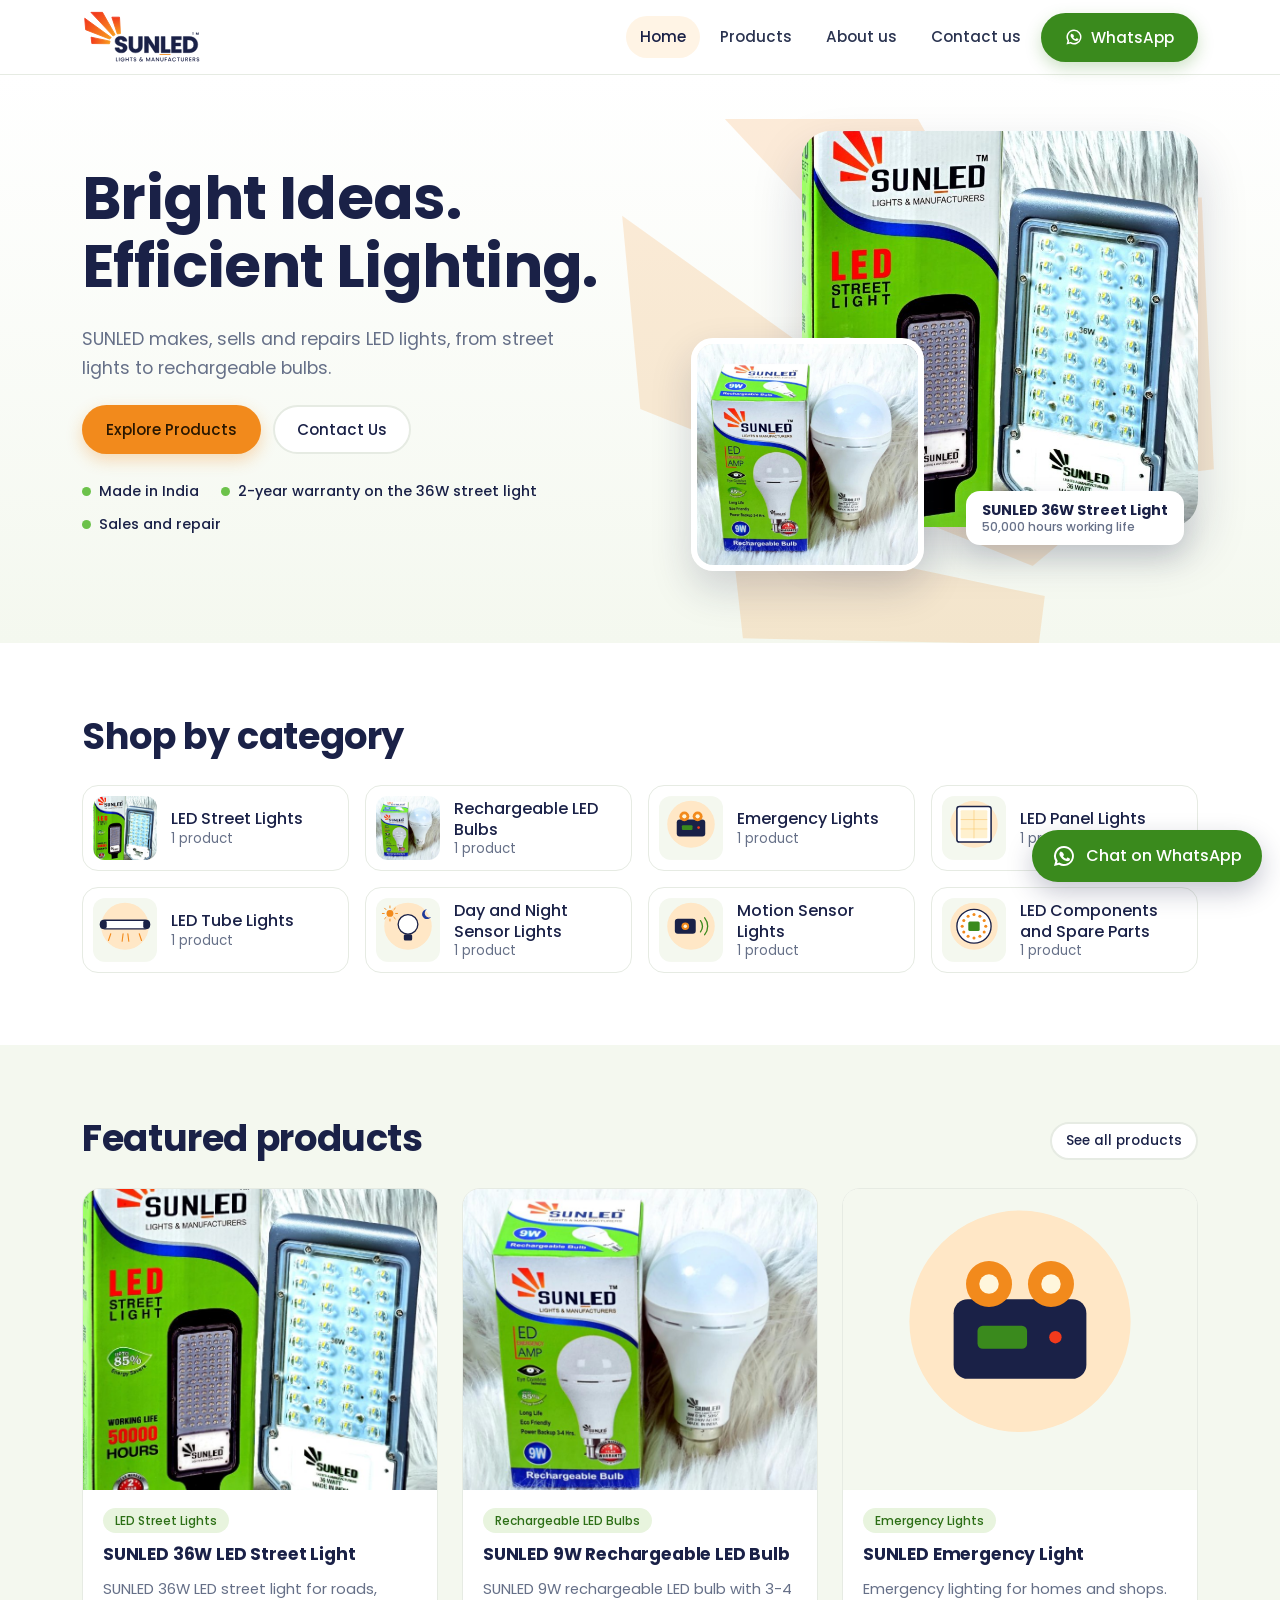
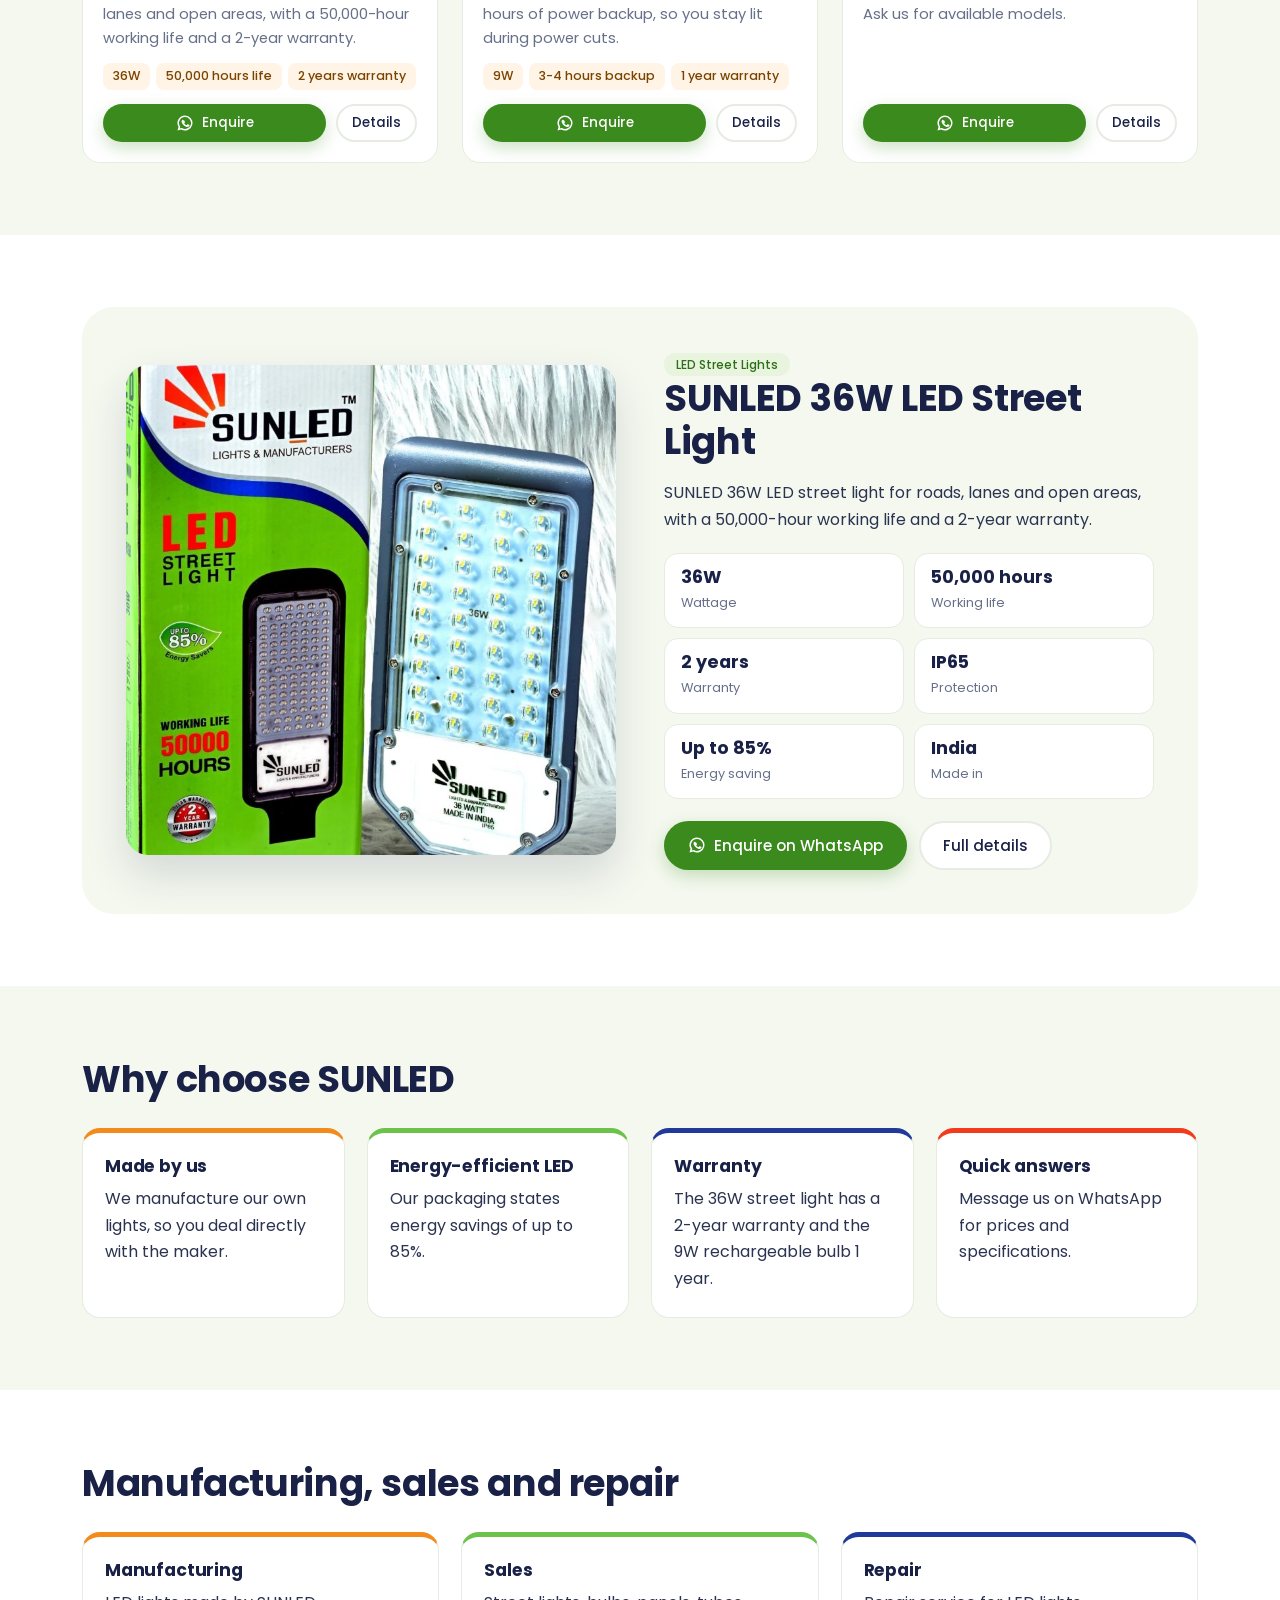
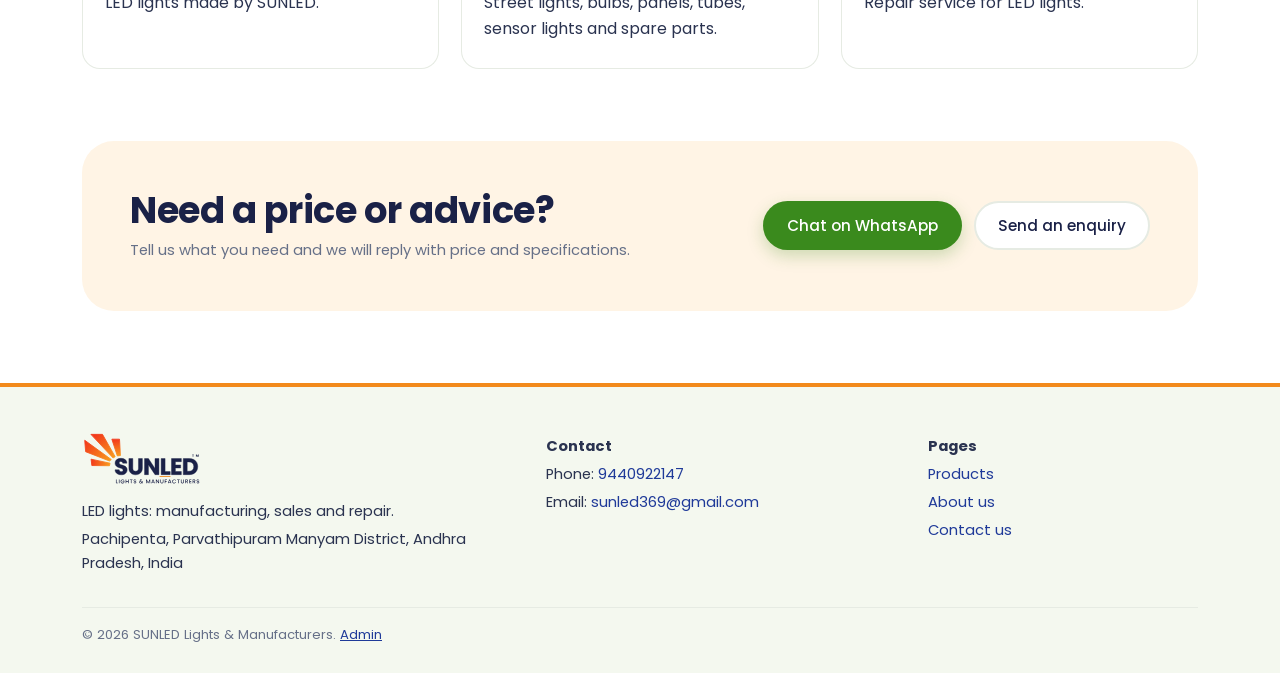
<file: index.html>
<!DOCTYPE html>
<html lang="en"><head><meta charset="utf-8"><meta name="viewport" content="width=device-width,initial-scale=1"><link rel="icon" href="assets/images/logo.svg"><link rel="stylesheet" href="css/style.css"><title>SUNLED Lights &amp; Manufacturers | LED lights, Pachipenta</title><meta name="description" content="SUNLED makes, sells and repairs LED lights: street lights, rechargeable bulbs, panels, tubes and sensor lights."></head>
<body>
<header id="site-header"></header>
<main>

<section class="hero"><div class="wrap"><div>
<h1>Bright Ideas. Efficient Lighting.</h1>
<p class="lead">SUNLED makes, sells and repairs LED lights, from street lights to rechargeable bulbs.</p>
<div class="row"><a class="btn btn-orange" href="products.html">Explore Products</a><a class="btn btn-line" href="contact.html">Contact Us</a></div>
<ul class="ticks"><li>Made in India</li><li>2-year warranty on the 36W street light</li><li>Sales and repair</li></ul></div>
<div class="hero-art"><svg class="rays" viewBox="58 38 106 94" aria-hidden="true"><g fill="#f28a1c"><polygon points="80,109 132,120 131,128 82,127"/><polygon points="62,57 136,110 130,115 65,89"/><polygon points="79,41 111,41 146,102 140,106"/><polygon points="137,54 158,54 160,99 152,100"/></g></svg>
<div class="glow"></div><img class="main" src="assets/images/street-light-36w.jpg" alt="SUNLED 36W LED Street Light with its box"><img class="side" src="assets/images/rechargeable-bulb-9w.jpg" alt="SUNLED 9W Rechargeable LED Bulb with its box">
<div class="badge">SUNLED 36W Street Light<small>50,000 hours working life</small></div></div></div></section>
<section class="section"><div class="wrap"><div class="head"><h2>Shop by category</h2></div><div id="tiles" class="tiles"></div></div></section>
<section class="section tint"><div class="wrap"><div class="head"><h2>Featured products</h2><a class="btn btn-line btn-sm" href="products.html">See all products</a></div><div id="featured" class="grid"></div></div></section>
<section class="section"><div class="wrap"><div id="spot" class="spot"></div></div></section>
<section class="section tint"><div class="wrap"><div class="head"><h2>Why choose SUNLED</h2></div><div class="cols">
<div class="col"><h3>Made by us</h3><p>We manufacture our own lights, so you deal directly with the maker.</p></div>
<div class="col"><h3>Energy-efficient LED</h3><p>Our packaging states energy savings of up to 85%.</p></div>
<div class="col"><h3>Warranty</h3><p>The 36W street light has a 2-year warranty and the 9W rechargeable bulb 1 year.</p></div>
<div class="col"><h3>Quick answers</h3><p>Message us on WhatsApp for prices and specifications.</p></div></div></div></section>
<section class="section"><div class="wrap"><div class="head"><h2>Manufacturing, sales and repair</h2></div><div class="cols">
<div class="col"><h3>Manufacturing</h3><p>LED lights made by SUNLED.</p></div>
<div class="col"><h3>Sales</h3><p>Street lights, bulbs, panels, tubes, sensor lights and spare parts.</p></div>
<div class="col"><h3>Repair</h3><p>Repair service for LED lights.</p></div></div></div></section>
<section class="section" style="padding-top:0"><div class="wrap"><div class="cta"><div><h2>Need a price or advice?</h2><p class="muted" style="margin:0">Tell us what you need and we will reply with price and specifications.</p></div>
<div class="row" style="margin:0"><a class="btn btn-wa" data-wa>Chat on WhatsApp</a><a class="btn btn-line" href="contact.html">Send an enquiry</a></div></div></div></section>
</main>
<footer id="site-footer"></footer>
<script src="js/products.js"></script><script src="js/storage.js"></script><script src="js/main.js"></script>
</body></html>
</file>
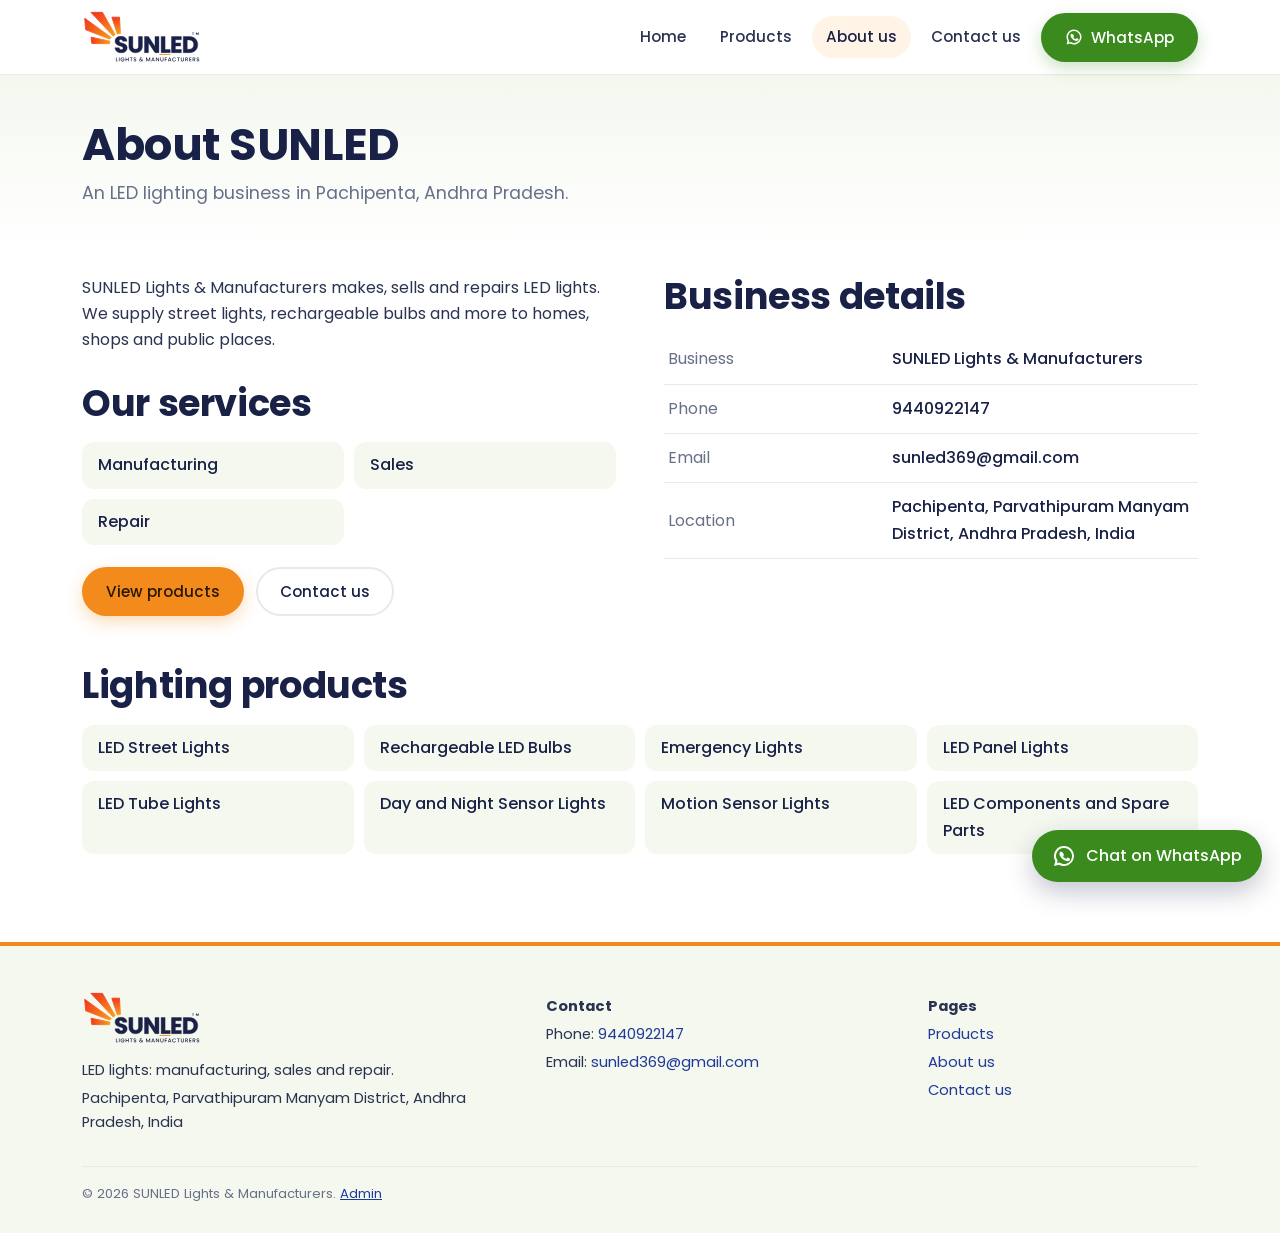
<file: about.html>
<!DOCTYPE html>
<html lang="en"><head><meta charset="utf-8"><meta name="viewport" content="width=device-width,initial-scale=1"><link rel="icon" href="assets/images/logo.svg"><link rel="stylesheet" href="css/style.css"><title>About Us | SUNLED</title><meta name="description" content="About SUNLED Lights & Manufacturers, an LED lighting business in Pachipenta, Andhra Pradesh."></head>
<body>
<header id="site-header"></header>
<main>

<section class="banner"><div class="wrap"><h1>About SUNLED</h1><p class="lead">An LED lighting business in Pachipenta, Andhra Pradesh.</p></div></section>
<section class="section" style="padding-top:24px"><div class="wrap two"><div>
<p>SUNLED Lights &amp; Manufacturers makes, sells and repairs LED lights. We supply street lights, rechargeable bulbs and more to homes, shops and public places.</p>
<h2 style="margin-top:28px">Our services</h2><ul class="list"><li>Manufacturing</li><li>Sales</li><li>Repair</li></ul>
<div class="row"><a class="btn btn-orange" href="products.html">View products</a><a class="btn btn-line" href="contact.html">Contact us</a></div></div>
<div><h2>Business details</h2><table class="specs"><tbody><tr><th>Business</th><td>SUNLED Lights &amp; Manufacturers</td></tr><tr><th>Phone</th><td>9440922147</td></tr><tr><th>Email</th><td>sunled369@gmail.com</td></tr><tr><th>Location</th><td>Pachipenta, Parvathipuram Manyam District, Andhra Pradesh, India</td></tr></tbody></table></div></div>
<div class="wrap" style="margin-top:48px"><h2>Lighting products</h2><ul class="list"><li>LED Street Lights</li><li>Rechargeable LED Bulbs</li><li>Emergency Lights</li><li>LED Panel Lights</li><li>LED Tube Lights</li><li>Day and Night Sensor Lights</li><li>Motion Sensor Lights</li><li>LED Components and Spare Parts</li></ul></div></section>
</main>
<footer id="site-footer"></footer>
<script src="js/products.js"></script><script src="js/storage.js"></script><script src="js/main.js"></script>
</body></html>
</file>
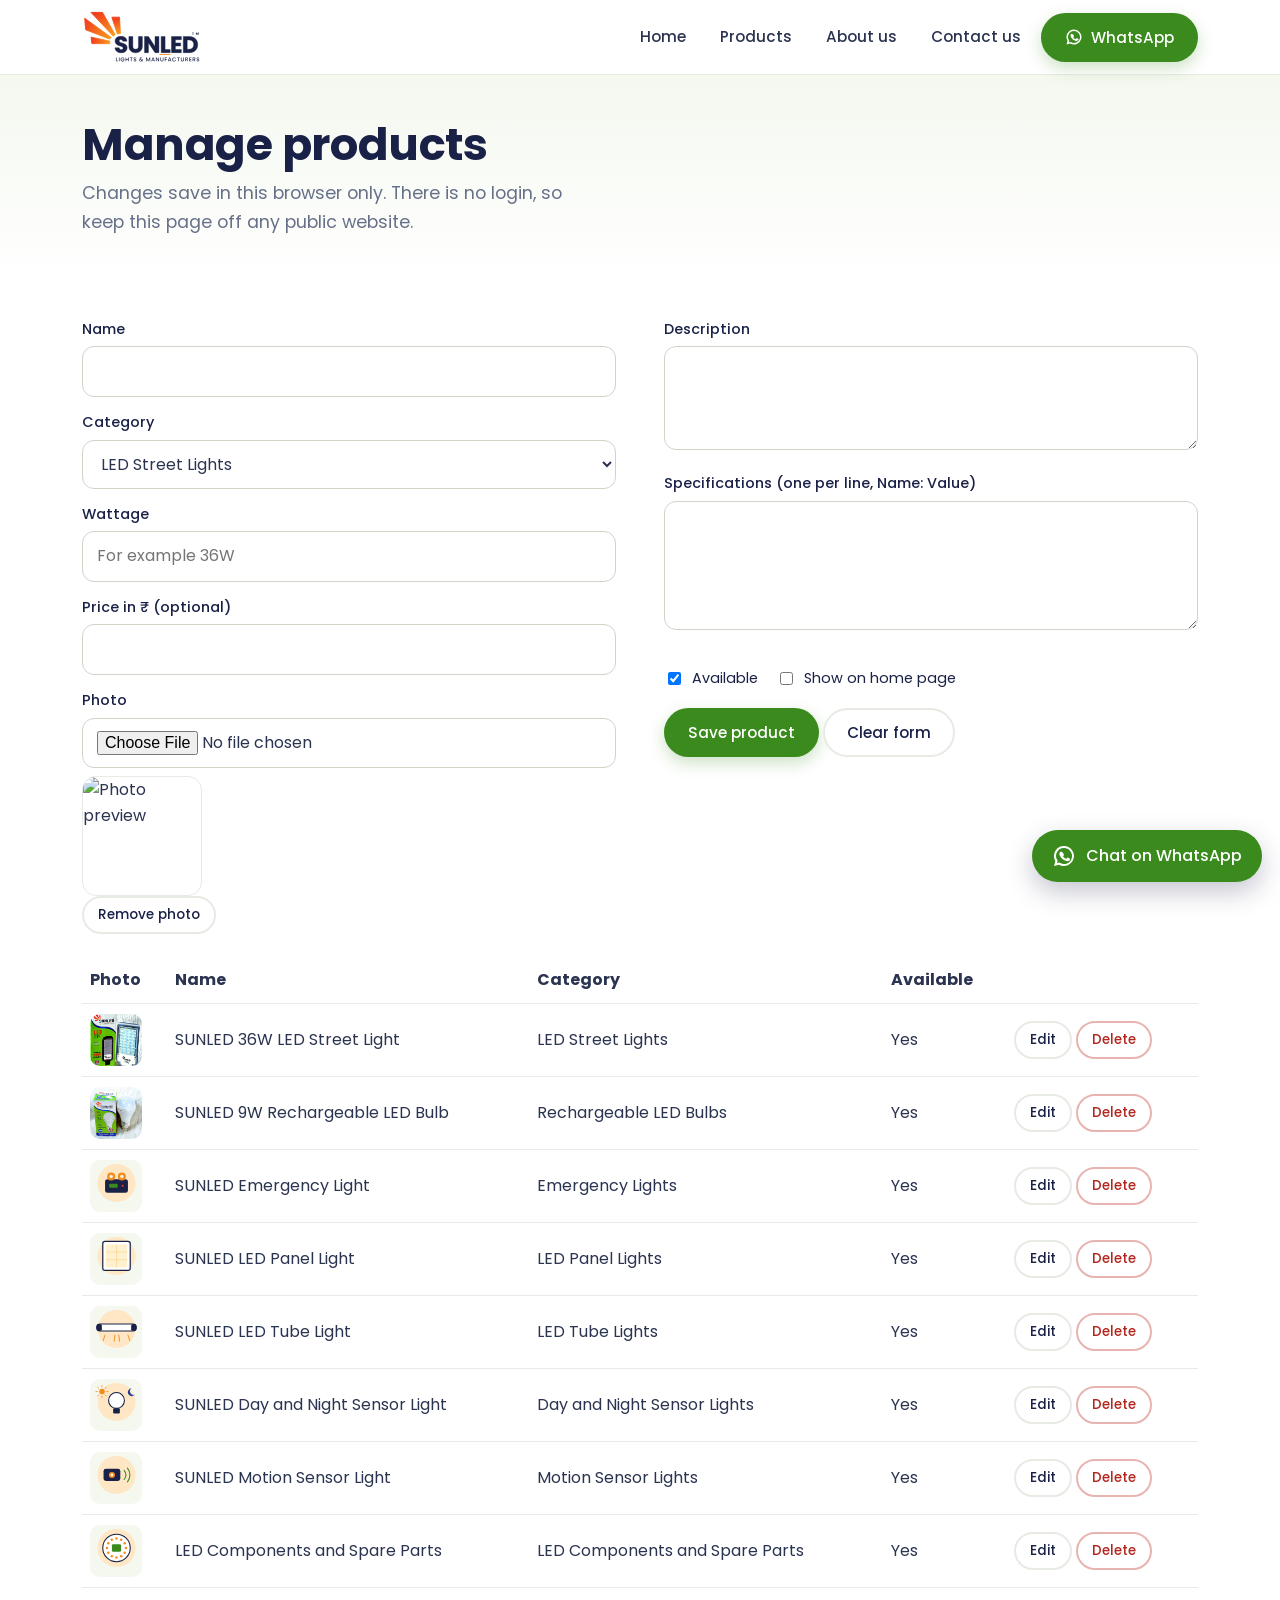
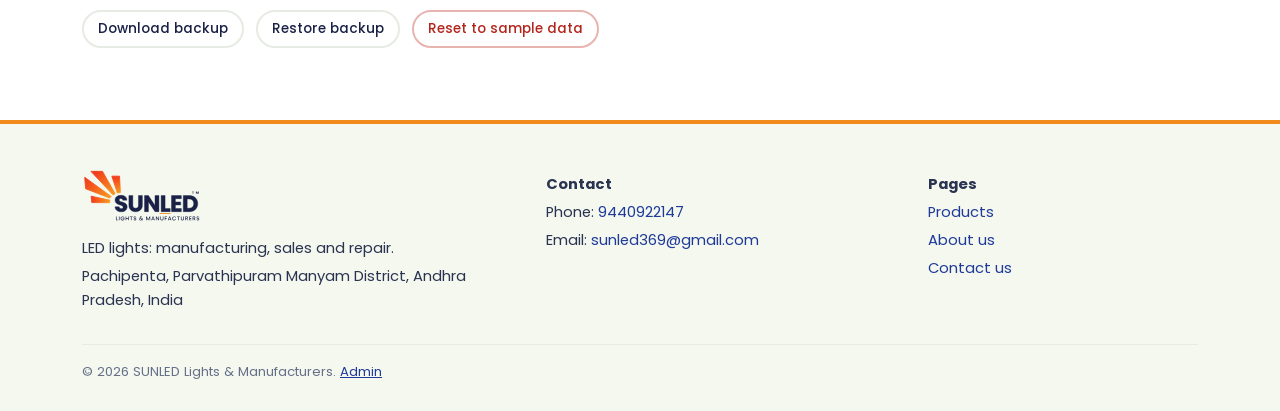
<file: admin.html>
<!DOCTYPE html>
<html lang="en"><head><meta charset="utf-8"><meta name="viewport" content="width=device-width,initial-scale=1"><link rel="icon" href="assets/images/logo.svg"><link rel="stylesheet" href="css/style.css"><title>Admin | SUNLED</title><meta name="description" content="SUNLED product admin."></head>
<body>
<header id="site-header"></header>
<main>

<section class="banner"><div class="wrap"><h1>Manage products</h1><p class="lead">Changes save in this browser only. There is no login, so keep this page off any public website.</p></div></section>
<section class="section" style="padding-top:24px"><div class="wrap"><form id="pform" class="two"><input type="hidden" name="id"><input type="hidden" name="image"><div>
<label>Name</label><input name="name"><label for="a-cat">Category</label><select name="category" id="a-cat"></select>
<label>Wattage</label><input name="wattage" placeholder="For example 36W"><label>Price in ₹ (optional)</label><input name="price" inputmode="decimal">
<label for="a-file">Photo</label><input id="a-file" type="file" accept="image/*"><img id="preview" class="preview" alt="Photo preview" hidden> <button class="btn btn-line btn-sm" type="button" id="clear-img">Remove photo</button></div><div>
<label>Description</label><textarea name="description" rows="3"></textarea><label>Specifications (one per line, Name: Value)</label><textarea name="specs" rows="4"></textarea>
<p style="margin-top:14px"><label class="inline"><input type="checkbox" name="available" checked>Available</label><label class="inline"><input type="checkbox" name="featured">Show on home page</label></p>
<button class="btn btn-wa" type="submit">Save product</button> <button class="btn btn-line" type="reset">Clear form</button></div></form>
<p id="msg" role="status" style="font-weight:500;color:var(--navy)"></p>
<div class="tablewrap"><table class="admin"><thead><tr><th>Photo</th><th>Name</th><th>Category</th><th>Available</th><th></th></tr></thead><tbody id="rows"></tbody></table></div>
<div class="row"><button class="btn btn-line btn-sm" id="export" type="button">Download backup</button><label class="btn btn-line btn-sm" style="margin:0">Restore backup<input id="import" type="file" accept="application/json" hidden></label><button class="btn btn-del btn-sm" id="reset" type="button">Reset to sample data</button></div></div></section>
</main>
<footer id="site-footer"></footer>
<script src="js/products.js"></script><script src="js/storage.js"></script><script src="js/main.js"></script><script src="js/admin.js"></script>
</body></html>
</file>
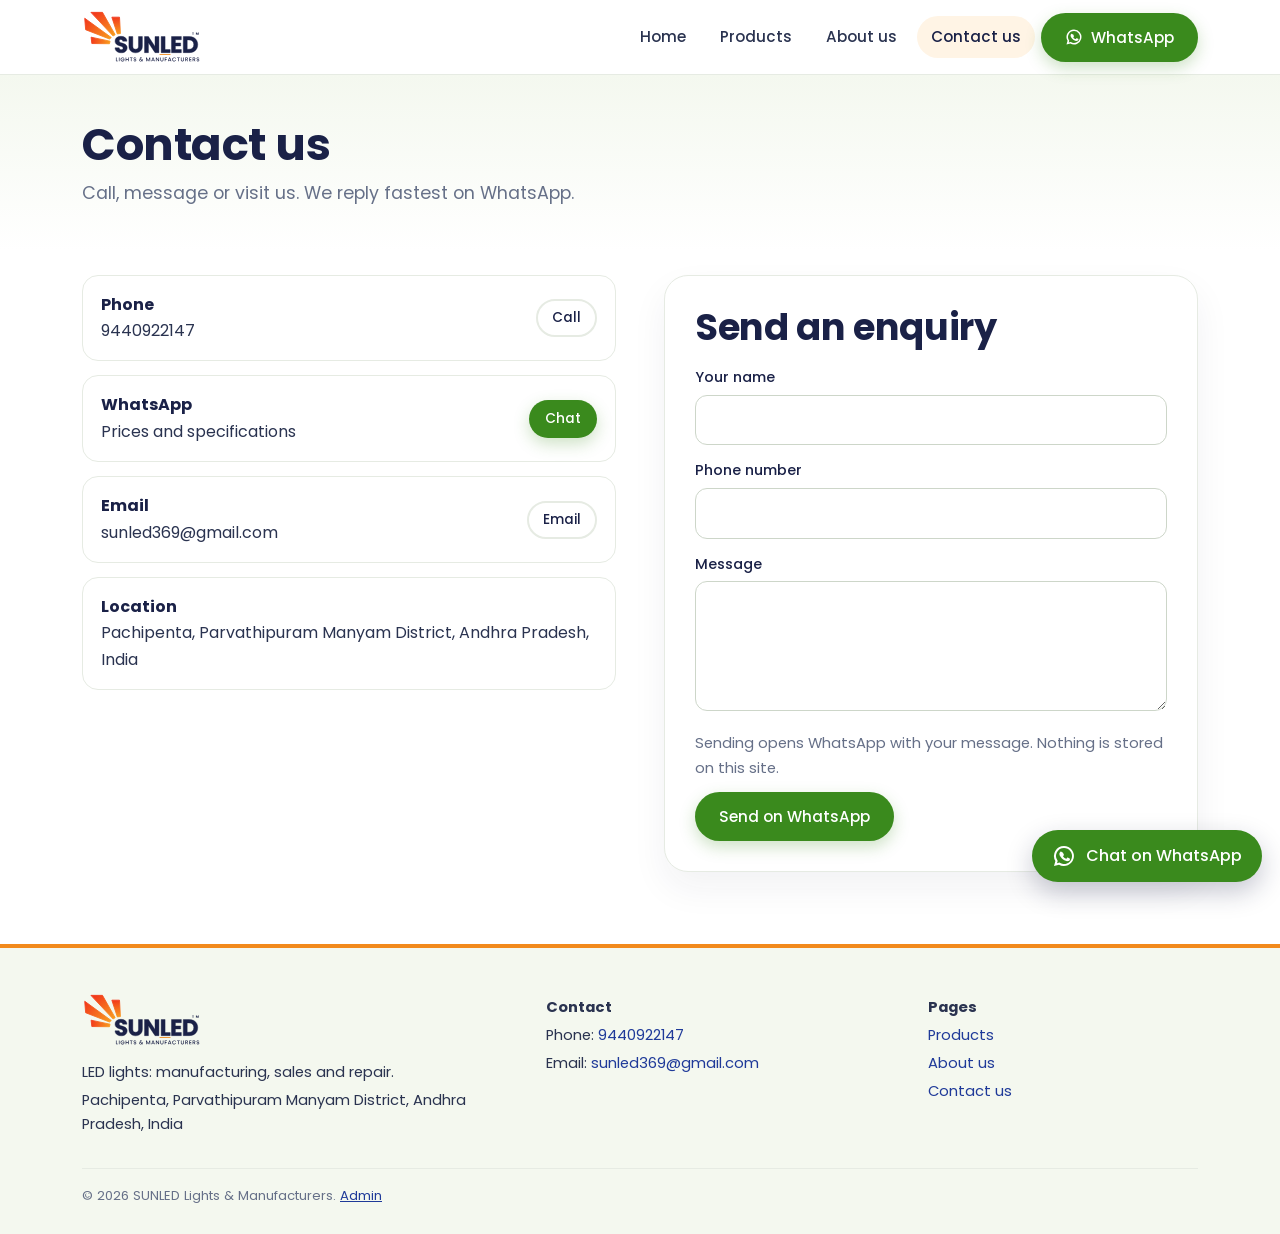
<file: contact.html>
<!DOCTYPE html>
<html lang="en"><head><meta charset="utf-8"><meta name="viewport" content="width=device-width,initial-scale=1"><link rel="icon" href="assets/images/logo.svg"><link rel="stylesheet" href="css/style.css"><title>Contact Us | SUNLED</title><meta name="description" content="Call, email or WhatsApp SUNLED Lights & Manufacturers in Pachipenta, Andhra Pradesh."></head>
<body>
<header id="site-header"></header>
<main>

<section class="banner"><div class="wrap"><h1>Contact us</h1><p class="lead">Call, message or visit us. We reply fastest on WhatsApp.</p></div></section>
<section class="section" style="padding-top:24px"><div class="wrap two"><div class="info">
<div class="box"><div><b>Phone</b>9440922147</div><a class="btn btn-line btn-sm" href="tel:9440922147">Call</a></div>
<div class="box"><div><b>WhatsApp</b>Prices and specifications</div><a class="btn btn-wa btn-sm" data-wa>Chat</a></div>
<div class="box"><div><b>Email</b>sunled369@gmail.com</div><a class="btn btn-line btn-sm" href="mailto:sunled369@gmail.com">Email</a></div>
<div class="box"><div><b>Location</b>Pachipenta, Parvathipuram Manyam District, Andhra Pradesh, India</div></div></div>
<form id="contact-form" class="form" novalidate><h2>Send an enquiry</h2>
<label for="n">Your name</label><input id="n" name="name" autocomplete="name"><p class="err" data-err="name" hidden>Enter your name.</p>
<label for="p">Phone number</label><input id="p" name="phone" inputmode="tel" autocomplete="tel"><p class="err" data-err="phone" hidden>Enter a valid 10-digit mobile number.</p>
<label for="m">Message</label><textarea id="m" name="message" rows="4"></textarea><p class="err" data-err="message" hidden>Tell us what you need (at least 5 characters).</p>
<p class="muted" style="margin-top:12px">Sending opens WhatsApp with your message. Nothing is stored on this site.</p><button class="btn btn-wa" type="submit">Send on WhatsApp</button>
<p id="sent" class="muted" role="status" hidden>WhatsApp opened in a new tab. Press send there to finish.</p></form></div></section>
</main>
<footer id="site-footer"></footer>
<script src="js/products.js"></script><script src="js/storage.js"></script><script src="js/main.js"></script>
</body></html>
</file>
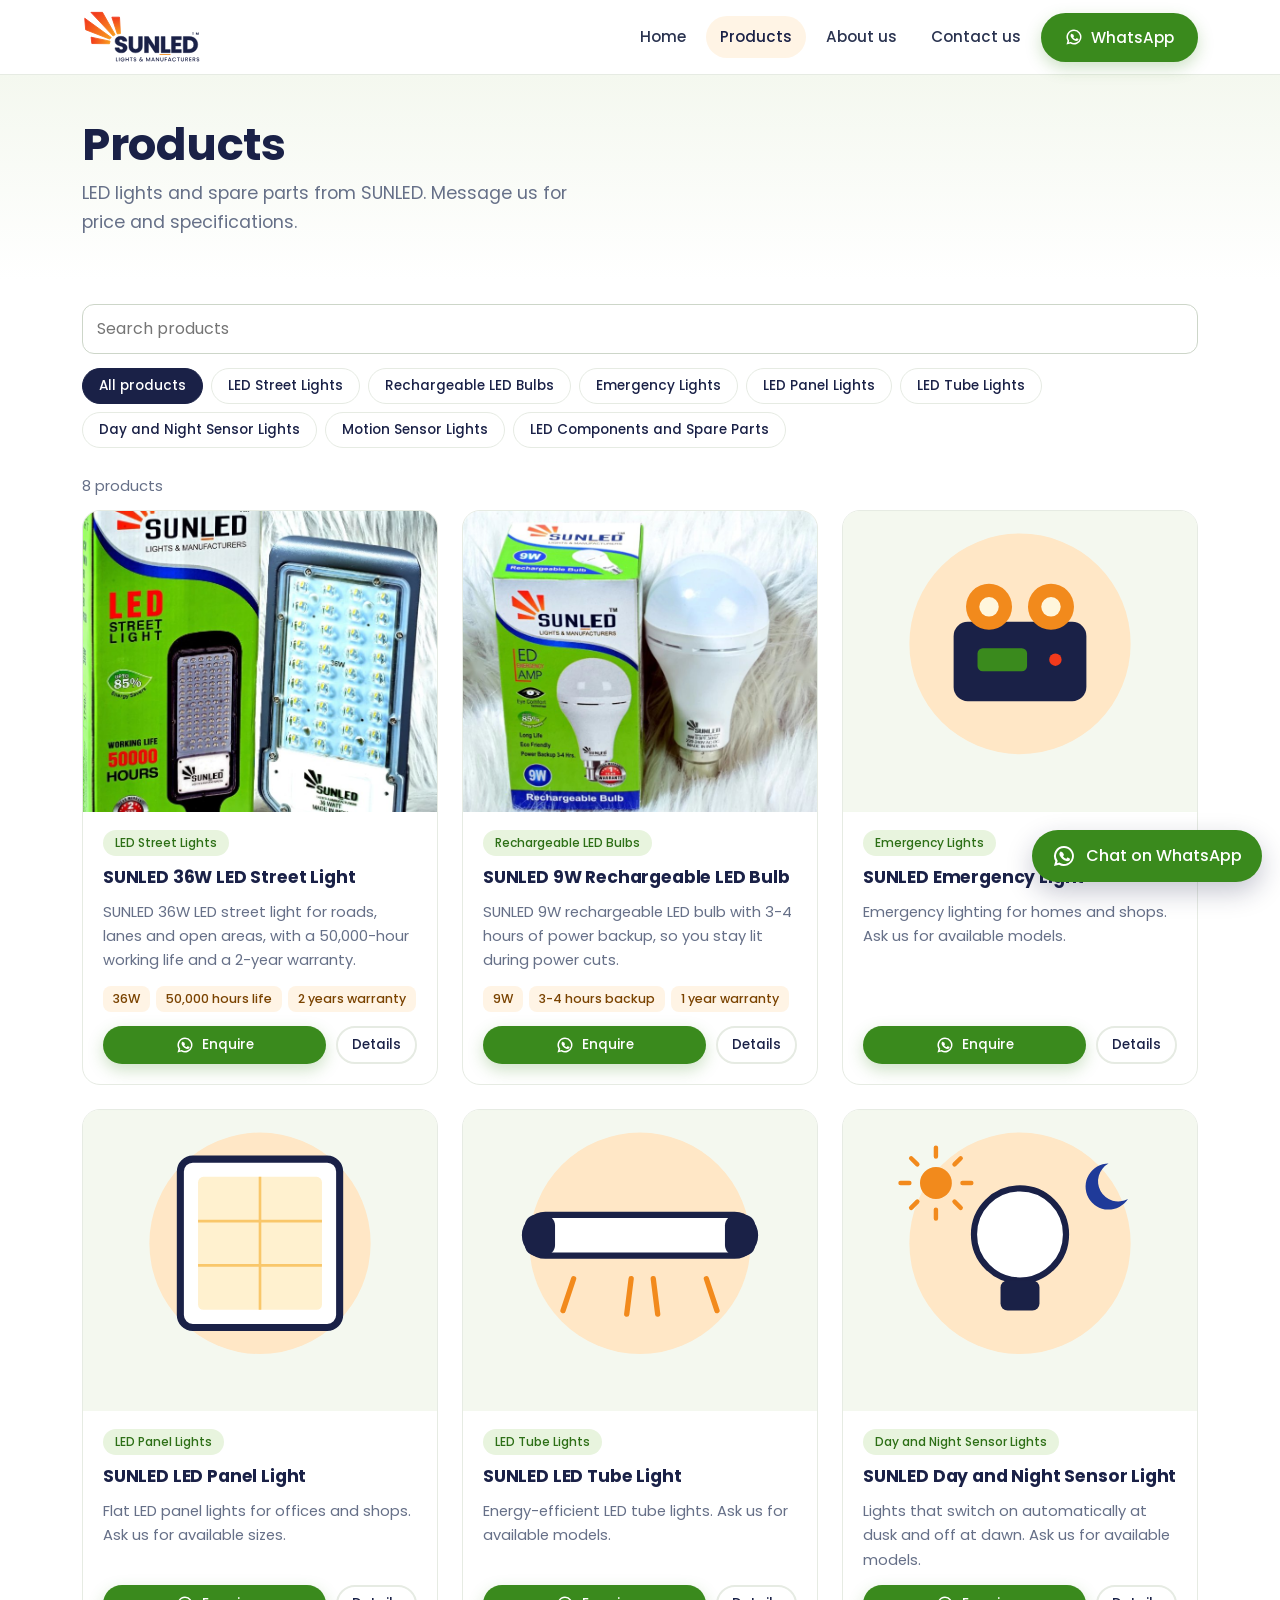
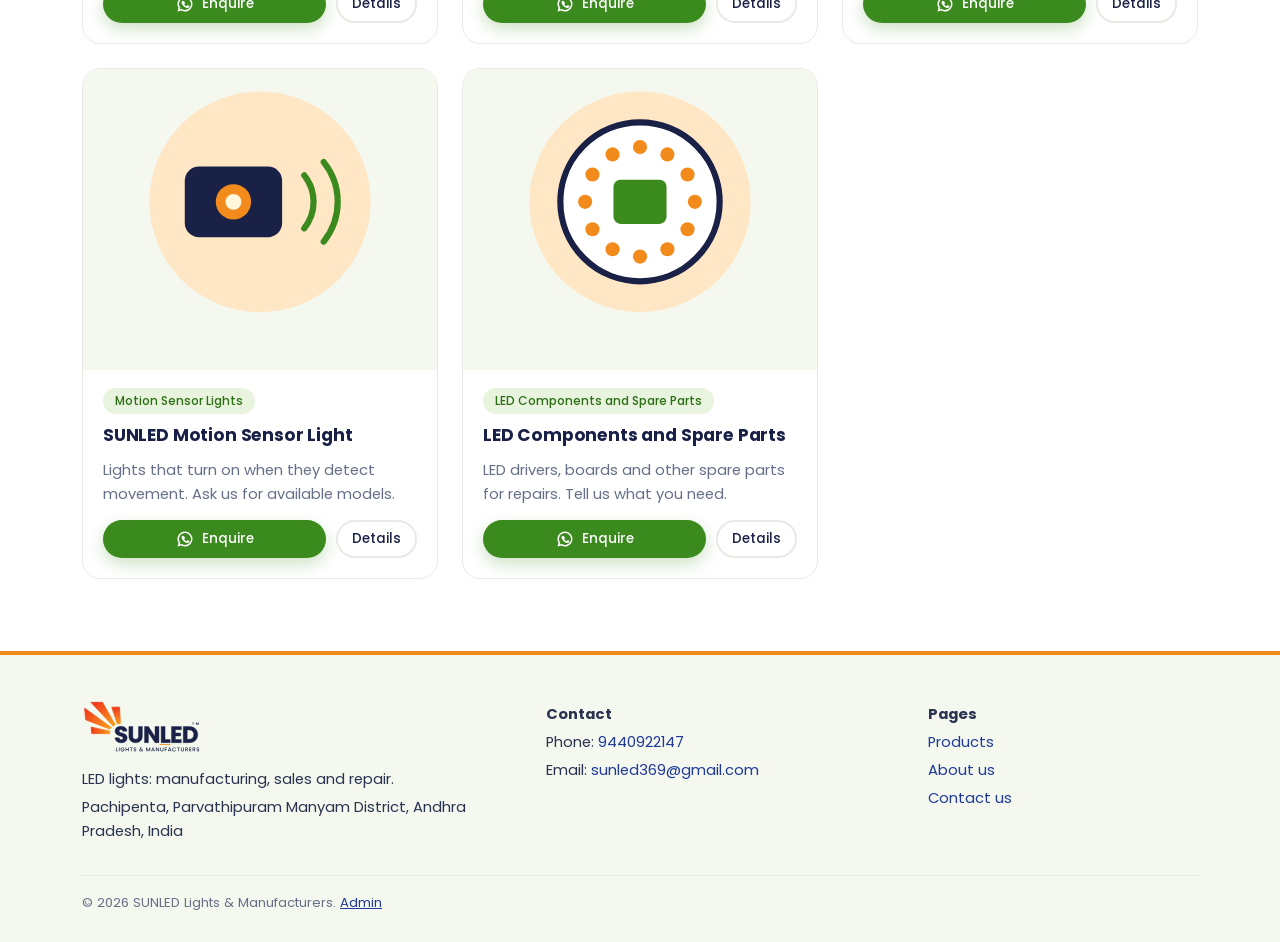
<file: products.html>
<!DOCTYPE html>
<html lang="en"><head><meta charset="utf-8"><meta name="viewport" content="width=device-width,initial-scale=1"><link rel="icon" href="assets/images/logo.svg"><link rel="stylesheet" href="css/style.css"><title>Products | SUNLED</title><meta name="description" content="Browse SUNLED LED street lights, bulbs, panels, tubes, sensor lights and spare parts."></head>
<body>
<header id="site-header"></header>
<main>

<section id="banner" class="banner"><div class="wrap"><h1>Products</h1><p class="lead">LED lights and spare parts from SUNLED. Message us for price and specifications.</p></div></section>
<section class="section" style="padding-top:24px"><div class="wrap"><div id="list-view"><div class="filters"><input id="q" type="search" placeholder="Search products" aria-label="Search products"><div id="pills" class="pills"></div></div>
<p id="count" class="muted" role="status"></p><div id="product-grid" class="grid"></div></div><div id="detail-view" hidden></div></div></section>
</main>
<footer id="site-footer"></footer>
<script src="js/products.js"></script><script src="js/storage.js"></script><script src="js/main.js"></script>
</body></html>
</file>
<file: css/style.css>
@font-face{font-family:Poppins;font-weight:400;font-display:swap;src:url(../assets/fonts/poppins-regular.woff2) format("woff2")}
@font-face{font-family:Poppins;font-weight:500;font-display:swap;src:url(../assets/fonts/poppins-medium.woff2) format("woff2")}
@font-face{font-family:Poppins;font-weight:700;font-display:swap;src:url(../assets/fonts/poppins-bold.woff2) format("woff2")}
:root{--navy:#1a2147;--blue:#1f3a99;--green:#3a8a1d;--lime:#6cc24a;--orange:#f28a1c;--red:#f23a1c;--ink:#2a3350;--mute:#667088;--line:#e6ebe3;--tint:#f4f8ef;--warm:#fff4e5;--r:18px}
*{box-sizing:border-box}html{scroll-behavior:smooth}
body{margin:0;font:400 16px/1.65 Poppins,system-ui,-apple-system,"Segoe UI",sans-serif;color:var(--ink);background:#fff;-webkit-font-smoothing:antialiased}
img{max-width:100%;display:block}a{color:var(--blue)}
h1,h2,h3{color:var(--navy);line-height:1.15;margin:0 0 .5em;font-weight:700;letter-spacing:-.01em}
h1{font-size:clamp(2.1rem,5.2vw,3.7rem)}h2{font-size:clamp(1.55rem,3.2vw,2.3rem)}h3{font-size:1.08rem;line-height:1.3}
p{margin:0 0 .8em}.lead{font-size:1.1rem;color:var(--mute);max-width:46ch}.muted{color:var(--mute);font-size:.92rem}
.wrap{max-width:1160px;margin:0 auto;padding:0 22px}.section{padding:72px 0}.tint{background:var(--tint)}
.head{display:flex;justify-content:space-between;align-items:end;gap:16px;margin-bottom:28px;flex-wrap:wrap}.head h2{margin:0}
:focus-visible{outline:3px solid var(--orange);outline-offset:3px;border-radius:6px}
/* header */
#site-header{position:sticky;top:0;z-index:30;background:rgba(255,255,255,.92);backdrop-filter:saturate(1.4) blur(10px);border-bottom:1px solid var(--line)}
.bar{display:flex;align-items:center;justify-content:space-between;height:74px;gap:18px}
.logo img{height:56px;width:auto}
nav{display:flex;align-items:center;gap:6px}
nav a:not(.btn){text-decoration:none;color:var(--ink);font-weight:500;font-size:.95rem;padding:8px 14px;border-radius:99px}
nav a:not(.btn):hover{background:var(--tint)}nav a[aria-current]{background:var(--warm);color:var(--navy)}
.menu-btn{display:none;width:44px;height:44px;border:1px solid var(--line);border-radius:12px;background:#fff;cursor:pointer}
.menu-btn span,.menu-btn span::before,.menu-btn span::after{display:block;width:18px;height:2px;background:var(--navy);margin:auto;position:relative;content:""}
.menu-btn span::before{top:-6px;position:absolute;left:0}.menu-btn span::after{top:6px;position:absolute;left:0}.menu-btn span{position:relative}
/* buttons */
.btn{display:inline-flex;align-items:center;justify-content:center;gap:8px;padding:11px 22px;border-radius:99px;font:500 .95rem Poppins,sans-serif;text-decoration:none;border:2px solid transparent;cursor:pointer;transition:transform .15s,background .15s,box-shadow .15s}
.btn:hover{transform:translateY(-1px)}.btn svg{width:18px;height:18px;fill:currentColor}
.btn-wa{background:var(--green);color:#fff;box-shadow:0 6px 16px rgba(58,138,29,.25)}.btn-wa:hover{background:#2f7316}
.btn-orange{background:var(--orange);color:#2a1700;box-shadow:0 6px 16px rgba(242,138,28,.3)}.btn-orange:hover{background:#e17c0d}
.btn-line{border-color:var(--line);color:var(--navy);background:#fff}.btn-line:hover{border-color:var(--navy)}
.btn-del{border-color:#e8b4b0;color:#b3261e;background:#fff}.btn-sm{padding:7px 14px;font-size:.85rem}
.row{display:flex;flex-wrap:wrap;gap:12px;margin-top:22px}
/* hero */
.hero{position:relative;overflow:hidden;padding:56px 0 72px;background:linear-gradient(180deg,#fff 0,var(--tint) 100%)}
.hero .wrap{display:grid;grid-template-columns:1.05fr .95fr;gap:48px;align-items:center}
.hero h1{margin-bottom:.4em}
.ticks{display:flex;flex-wrap:wrap;gap:10px 22px;margin:26px 0 0;padding:0;list-style:none;font-size:.9rem;font-weight:500;color:var(--navy)}
.ticks li::before{content:"";display:inline-block;width:9px;height:9px;border-radius:50%;background:var(--lime);margin-right:8px}
.hero-art{position:relative;min-height:440px}
.hero-art .rays{position:absolute;inset:-30px -40px auto auto;width:130%;max-width:640px;opacity:.16;z-index:0}
.hero-art .glow{position:absolute;inset:8% 4% 8% 14%;border-radius:50%;background:radial-gradient(circle,#ffe7c6 0,rgba(255,231,198,0) 68%)}
.hero-art .main{position:absolute;right:0;top:0;width:78%;aspect-ratio:1;object-fit:cover;border-radius:28px;box-shadow:0 24px 50px rgba(26,33,71,.18);animation:rise .8s ease-out both}
.hero-art .side{position:absolute;left:0;bottom:0;width:46%;aspect-ratio:1;object-fit:cover;border-radius:22px;border:6px solid #fff;box-shadow:0 18px 40px rgba(26,33,71,.18);animation:rise .8s .15s ease-out both}
.badge{position:absolute;right:14px;bottom:26px;background:#fff;border-radius:14px;padding:10px 16px;font-weight:700;color:var(--navy);box-shadow:0 12px 28px rgba(26,33,71,.15);font-size:.9rem;line-height:1.3}
.badge small{display:block;font-weight:500;color:var(--mute);font-size:.75rem}
@keyframes rise{from{opacity:0;transform:translateY(18px)}to{opacity:1;transform:none}}
/* category tiles */
.tiles{display:grid;grid-template-columns:repeat(auto-fill,minmax(250px,1fr));gap:16px}
.tile{display:flex;align-items:center;gap:14px;padding:10px 16px 10px 10px;border:1px solid var(--line);border-radius:16px;background:#fff;text-decoration:none;color:var(--navy);font-weight:500;line-height:1.3;transition:border-color .15s,box-shadow .15s}
.tile:hover{border-color:var(--orange);box-shadow:0 8px 20px rgba(26,33,71,.08)}
.tile img{width:64px;height:64px;object-fit:cover;border-radius:12px;flex:none}.tile small{display:block;color:var(--mute);font-weight:400}
/* cards */
.grid{display:grid;grid-template-columns:repeat(auto-fill,minmax(290px,1fr));gap:24px}
.card{display:flex;flex-direction:column;background:#fff;border-radius:var(--r);border:1px solid var(--line);overflow:hidden;transition:box-shadow .2s,transform .2s}
.card:hover{box-shadow:0 16px 36px rgba(26,33,71,.1);transform:translateY(-3px)}
.card .pic{display:block;overflow:hidden;background:var(--tint)}.card .pic img{width:100%;aspect-ratio:1/.85;object-fit:cover;transition:transform .35s}.card:hover .pic img{transform:scale(1.04)}
.card-body{display:flex;flex-direction:column;flex:1;padding:18px 20px 20px}.card-body p{font-size:.92rem;color:var(--mute);margin:.2em 0 .9em}
.card h3 a{text-decoration:none;color:var(--navy)}
.tag{align-self:flex-start;font-size:.75rem;font-weight:500;color:#2d6f16;background:#e8f4de;padding:3px 12px;border-radius:99px;margin-bottom:10px}
.chips{display:flex;flex-wrap:wrap;gap:6px;margin-bottom:14px}.chips span{font-size:.78rem;background:var(--warm);color:#7a4300;padding:3px 10px;border-radius:8px;font-weight:500}
.card .actions{display:flex;gap:10px;margin-top:auto}.card .actions .btn-wa{flex:1}
/* spotlight */
.spot{display:grid;grid-template-columns:1fr 1fr;gap:48px;align-items:center;background:var(--tint);border-radius:32px;padding:44px}
.spot img{border-radius:22px;width:100%;aspect-ratio:1;object-fit:cover;box-shadow:0 20px 44px rgba(26,33,71,.14)}
.facts{display:grid;grid-template-columns:1fr 1fr;gap:10px;margin:20px 0 0;padding:0;list-style:none}
.facts li{background:#fff;border-radius:14px;padding:12px 16px;border:1px solid var(--line)}.facts b{display:block;color:var(--navy);font-size:1.1rem;line-height:1.3}.facts span{font-size:.8rem;color:var(--mute)}
/* feature columns */
.cols{display:grid;grid-template-columns:repeat(auto-fit,minmax(230px,1fr));gap:22px}
.col{padding:22px 22px 12px;border-radius:var(--r);background:#fff;border:1px solid var(--line);border-top:5px solid var(--orange)}
.col:nth-child(2){border-top-color:var(--lime)}.col:nth-child(3){border-top-color:var(--blue)}.col:nth-child(4){border-top-color:var(--red)}
.cta{background:var(--warm);border-radius:32px;padding:48px;display:flex;justify-content:space-between;align-items:center;gap:24px;flex-wrap:wrap}.cta h2{margin-bottom:.2em}
/* page banner + filters */
.banner{padding:44px 0 28px;background:linear-gradient(180deg,var(--tint),#fff)}.banner h1{font-size:clamp(1.9rem,4vw,2.8rem);margin-bottom:.2em}
.filters{display:flex;flex-direction:column;gap:14px;margin-bottom:26px}
.pills{display:flex;flex-wrap:wrap;gap:8px}.pill{border:1px solid var(--line);background:#fff;border-radius:99px;padding:7px 16px;font:500 .85rem Poppins,sans-serif;color:var(--navy);cursor:pointer}
.pill:hover{border-color:var(--orange)}.pill[aria-pressed=true]{background:var(--navy);border-color:var(--navy);color:#fff}
input,select,textarea{font:inherit;padding:11px 14px;border:1px solid #cdd6c9;border-radius:12px;width:100%;background:#fff;color:var(--ink)}
input:focus,select:focus,textarea:focus{outline:3px solid #ffd9a8;border-color:var(--orange)}
label{display:block;font-weight:500;font-size:.9rem;margin:14px 0 5px;color:var(--navy)}label.inline{display:inline-flex;gap:8px;align-items:center;font-weight:400;margin-right:18px}label.inline input{width:auto}
.err{color:#b3261e;font-size:.85rem;margin:4px 0 0}
.empty{padding:36px;text-align:center;color:var(--mute);border:2px dashed var(--line);border-radius:var(--r);grid-column:1/-1}
/* detail */
.crumbs{font-size:.9rem;margin-bottom:18px}.crumbs a{text-decoration:none}
.detail{display:grid;grid-template-columns:1fr 1fr;gap:44px;align-items:start}
.detail>img{border-radius:24px;width:100%;aspect-ratio:1;object-fit:cover;border:1px solid var(--line)}
.status{display:inline-block;font-size:.8rem;font-weight:500;padding:3px 12px;border-radius:99px;background:#e8f4de;color:#2d6f16}.status.off{background:#fde8e6;color:#b3261e}
.specs{border-collapse:collapse;margin:18px 0 22px;width:100%}.specs th,.specs td{text-align:left;padding:11px 4px;border-bottom:1px solid var(--line)}.specs th{width:42%;color:var(--mute);font-weight:400}.specs td{font-weight:500;color:var(--navy)}
.price{font-size:1.25rem;font-weight:700;color:var(--navy);margin:14px 0 4px}
/* contact / about */
.two{display:grid;grid-template-columns:1fr 1fr;gap:48px;align-items:start}
.info{display:grid;gap:14px}.info .box{display:flex;gap:16px;align-items:center;padding:16px 18px;border:1px solid var(--line);border-radius:16px;background:#fff}
.info .box>div{flex:1;min-width:0;overflow-wrap:anywhere}.info b{display:block;color:var(--navy)}
.form{background:#fff;border:1px solid var(--line);border-radius:24px;padding:30px;box-shadow:0 16px 36px rgba(26,33,71,.06)}
.list{display:grid;grid-template-columns:repeat(auto-fill,minmax(230px,1fr));gap:10px;padding:0;list-style:none}.list li{padding:10px 16px;background:var(--tint);border-radius:12px;font-weight:500;color:var(--navy)}
/* admin */
table.admin{width:100%;border-collapse:collapse;margin-top:10px}table.admin td,table.admin th{padding:10px 8px;border-bottom:1px solid var(--line);text-align:left;vertical-align:middle}
table.admin img{width:52px;height:52px;object-fit:cover;border-radius:10px}.preview{width:120px;height:120px;object-fit:cover;border-radius:14px;border:1px solid var(--line);margin-top:8px}
.tablewrap{overflow-x:auto}
/* footer */
#site-footer{background:var(--tint);border-top:4px solid var(--orange);padding:44px 0 28px}
.foot{display:grid;grid-template-columns:1.6fr 1.3fr 1fr;gap:32px}.foot img{height:56px;width:auto;margin-bottom:12px}.foot p{margin:.25em 0;font-size:.92rem}.foot a{text-decoration:none}.foot a:hover{text-decoration:underline}
.legal{margin-top:28px;padding-top:16px;border-top:1px solid var(--line);font-size:.82rem;color:var(--mute)}
.wa-float{position:fixed;right:18px;bottom:18px;z-index:40;display:flex;align-items:center;gap:10px;background:var(--green);color:#fff;padding:13px 20px;border-radius:99px;font-weight:500;text-decoration:none;box-shadow:0 10px 26px rgba(26,33,71,.25)}
.wa-float svg{width:24px;height:24px;fill:#fff}.wa-float:hover{background:#2f7316}
@media(max-width:860px){
 .section{padding:52px 0}.hero{padding:32px 0 52px}.hero .wrap,.detail,.two,.foot,.spot{grid-template-columns:1fr}
 .hero-art{min-height:380px;max-width:460px;margin:0 auto;width:100%}.spot{padding:24px;border-radius:24px;gap:24px}.cta{padding:30px;border-radius:24px}
 .menu-btn{display:block}nav{display:none;position:absolute;top:74px;left:0;right:0;background:#fff;flex-direction:column;align-items:stretch;padding:14px 22px 20px;gap:4px;border-bottom:1px solid var(--line);box-shadow:0 18px 30px rgba(26,33,71,.08)}
 #site-header.open nav{display:flex}nav a:not(.btn){padding:12px 14px}.logo img{height:44px}
 .wa-float span{display:none}.wa-float{padding:14px}.form{padding:22px}}
@media(prefers-reduced-motion:reduce){*,*::before,*::after{animation:none!important;transition:none!important;scroll-behavior:auto!important}}
</file>
